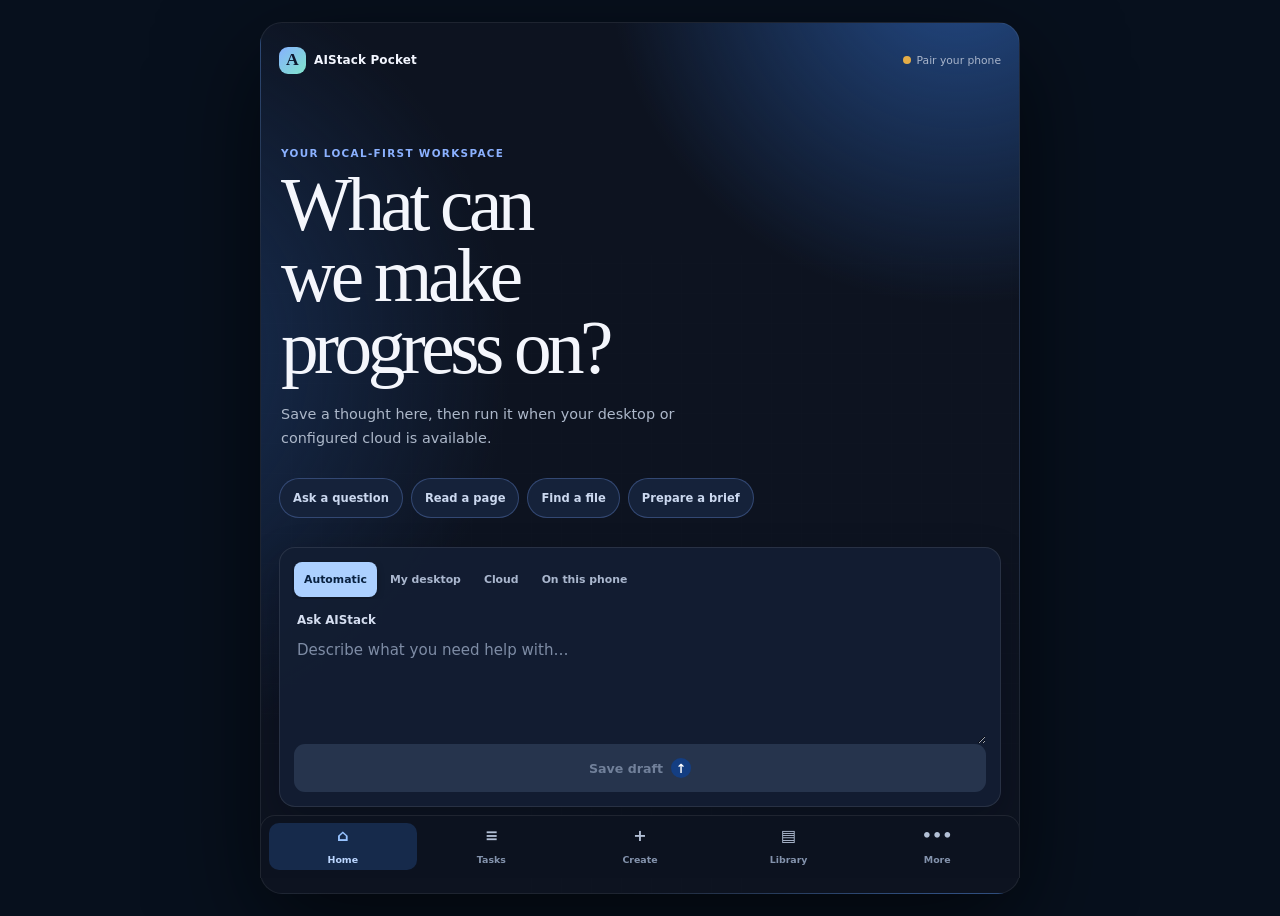
<file: index.html>
<!doctype html><html lang="en"><head><meta charset="UTF-8"/><meta name="viewport" content="width=device-width,initial-scale=1,viewport-fit=cover"/><meta name="theme-color" content="#152137"/><link rel="manifest" href="./pocket.webmanifest"/><title>AIStack Pocket</title>  <script type="module" crossorigin src="./assets/pocket-CtYJyMqk.js"></script>
  <link rel="stylesheet" crossorigin href="./assets/pocket-CWPuvGa6.css">
</head><body><div id="root"></div></body></html>
</file>
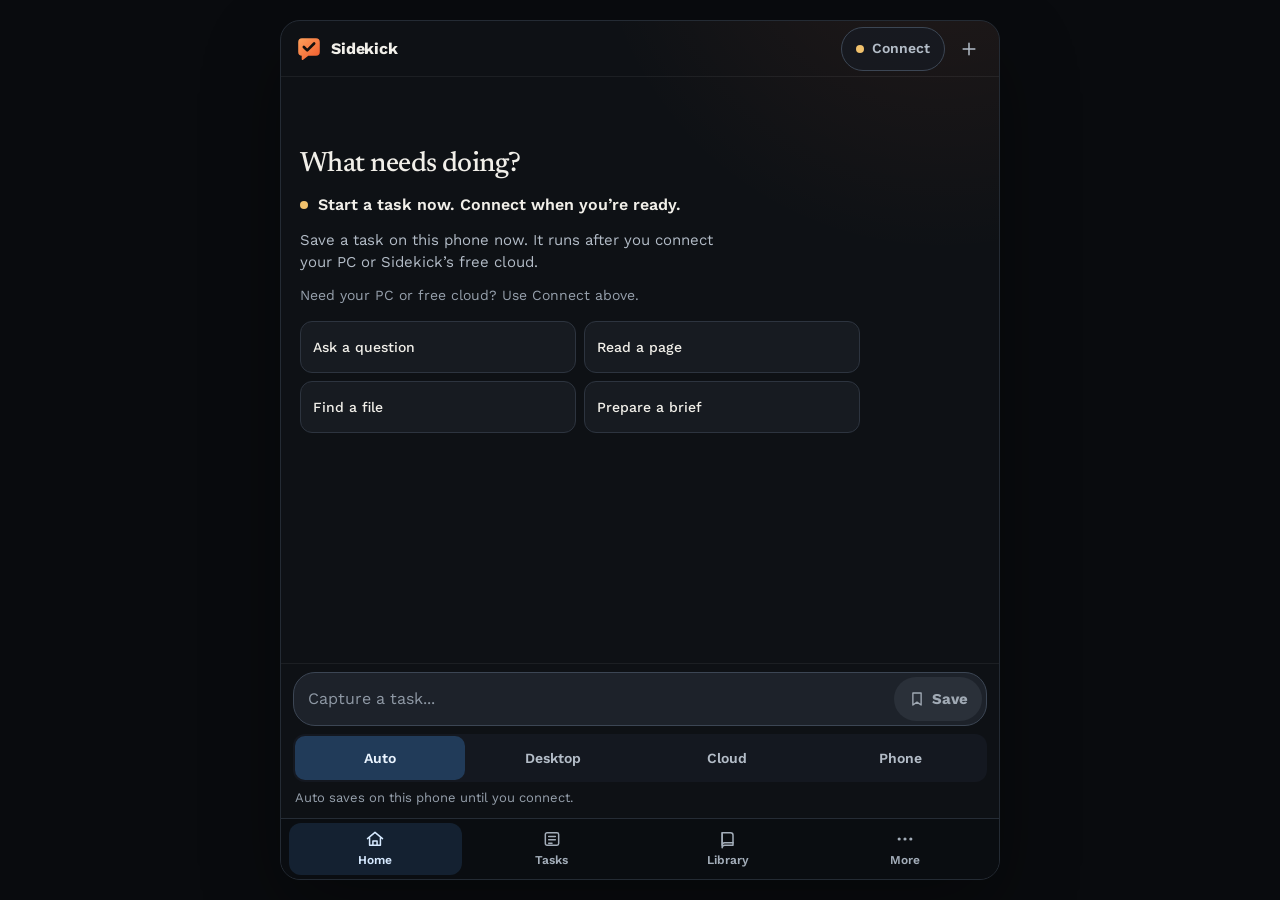
<file: pocket.html>
<!doctype html><html lang="en"><head><meta charset="UTF-8"/><meta name="viewport" content="width=device-width,initial-scale=1,viewport-fit=cover"/><meta name="theme-color" content="#0e1115"/><meta name="application-name" content="Sidekick"/><meta name="apple-mobile-web-app-title" content="Sidekick"/><link rel="manifest" href="./pocket.webmanifest"/><link rel="icon" type="image/svg+xml" href="./pocket-icon.svg"/><title>Sidekick</title>  <script type="module" crossorigin src="./assets/pocket-COn9DQWT.js"></script>
  <link rel="stylesheet" crossorigin href="./assets/pocket-LfOFOSbl.css">
</head><body><div id="root"></div></body></html>
</file>
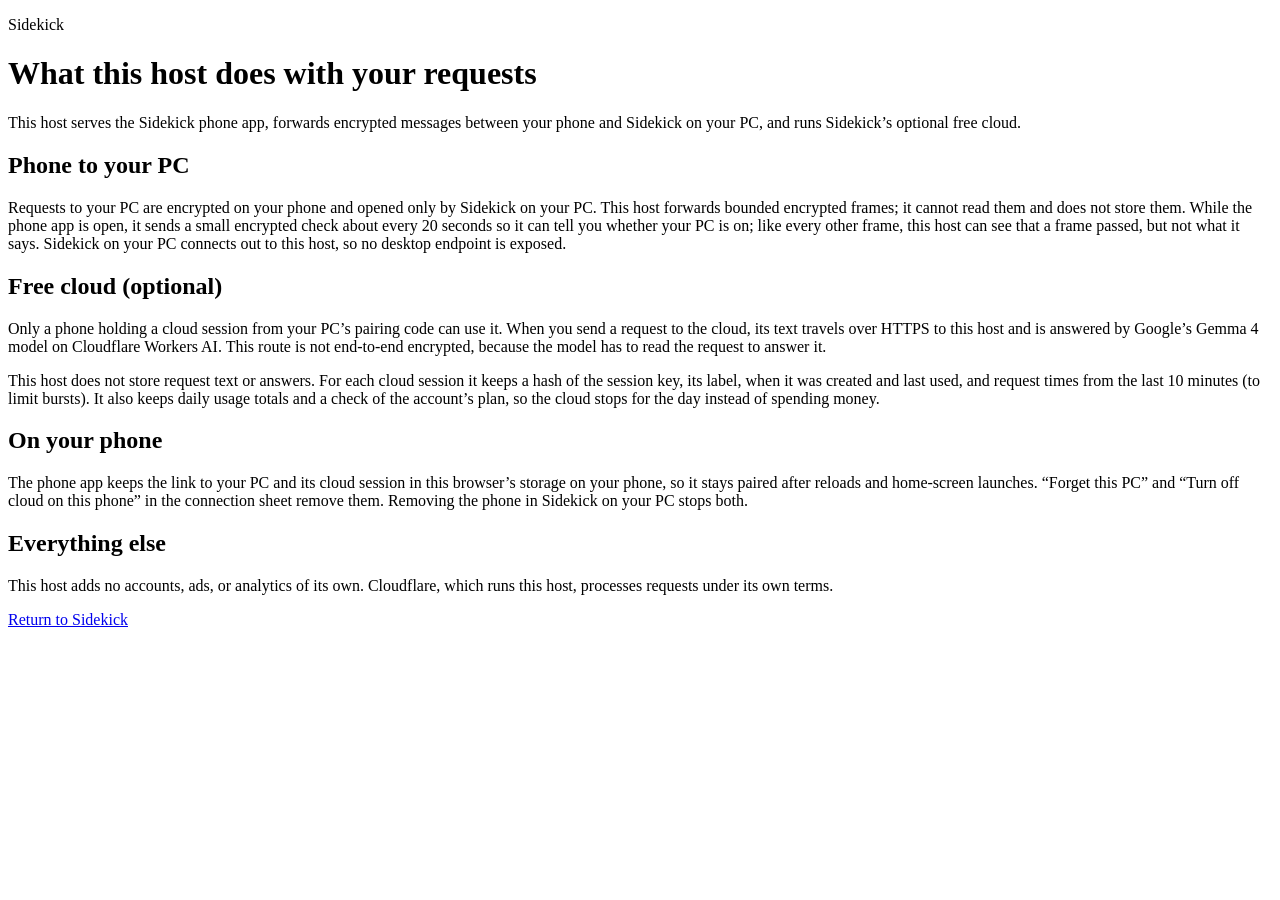
<file: privacy.html>
<!doctype html>
<html lang="en">
  <head>
    <meta charset="utf-8">
    <meta name="viewport" content="width=device-width, initial-scale=1, viewport-fit=cover">
    <meta name="theme-color" content="#0e1115">
    <title>Sidekick privacy</title>
  </head>
  <body>
    <main>
      <p>Sidekick</p>
      <h1>What this host does with your requests</h1>
      <p>This host serves the Sidekick phone app, forwards encrypted messages between your phone and Sidekick on your PC, and runs Sidekick&rsquo;s optional free cloud.</p>

      <h2>Phone to your PC</h2>
      <p>Requests to your PC are encrypted on your phone and opened only by Sidekick on your PC. This host forwards bounded encrypted frames; it cannot read them and does not store them. While the phone app is open, it sends a small encrypted check about every 20 seconds so it can tell you whether your PC is on; like every other frame, this host can see that a frame passed, but not what it says. Sidekick on your PC connects out to this host, so no desktop endpoint is exposed.</p>

      <h2>Free cloud (optional)</h2>
      <p>Only a phone holding a cloud session from your PC&rsquo;s pairing code can use it. When you send a request to the cloud, its text travels over HTTPS to this host and is answered by Google&rsquo;s Gemma 4 model on Cloudflare Workers AI. This route is not end-to-end encrypted, because the model has to read the request to answer it.</p>
      <p>This host does not store request text or answers. For each cloud session it keeps a hash of the session key, its label, when it was created and last used, and request times from the last 10 minutes (to limit bursts). It also keeps daily usage totals and a check of the account&rsquo;s plan, so the cloud stops for the day instead of spending money.</p>

      <h2>On your phone</h2>
      <p>The phone app keeps the link to your PC and its cloud session in this browser&rsquo;s storage on your phone, so it stays paired after reloads and home-screen launches. &ldquo;Forget this PC&rdquo; and &ldquo;Turn off cloud on this phone&rdquo; in the connection sheet remove them. Removing the phone in Sidekick on your PC stops both.</p>

      <h2>Everything else</h2>
      <p>This host adds no accounts, ads, or analytics of its own. Cloudflare, which runs this host, processes requests under its own terms.</p>
      <p><a href="/pocket.html">Return to Sidekick</a></p>
    </main>
  </body>
</html>
</file>
<file: assets/pocket-CWPuvGa6.css>
:root{color:#e8edf8;--lightningcss-light: ;--lightningcss-dark:initial;color-scheme:dark;font-synthesis:none;background:#0d1320;font-family:Segoe UI Variable,Aptos,system-ui,sans-serif}*{box-sizing:border-box}body{background:#0d1320;min-width:320px;min-height:100dvh;margin:0}button,textarea{font:inherit}button{cursor:pointer}button:focus-visible,textarea:focus-visible,a:focus-visible{outline-offset:3px;outline:3px solid #75a3ff}.pocket-skip{z-index:20;color:#07101f;background:#b7d4ff;border-radius:9px;padding:10px 12px;font-size:.8rem;font-weight:800;text-decoration:none;position:fixed;top:8px;left:8px;transform:translateY(-150%)}.pocket-skip:focus{transform:translateY(0)}.pocket-shell{isolation:isolate;max-width:760px;min-height:100dvh;padding:18px 18px calc(86px + env(safe-area-inset-bottom,0px));background:radial-gradient(circle at 92% -8%,#244c8a 0,#0000 30%),radial-gradient(circle at -20% 38%,#19325a 0,#0000 38%),#0d1320;margin:auto;position:relative;overflow-x:hidden}.pocket-shell:before{z-index:-1;opacity:.25;content:"";pointer-events:none;background-image:linear-gradient(#ffffff06 1px,#0000 1px),linear-gradient(90deg,#ffffff05 1px,#0000 1px);background-size:30px 30px;position:absolute;inset:0}.pocket-header{justify-content:space-between;align-items:center;gap:12px;min-height:38px;display:flex}.pocket-mark{color:#f3f6ff;letter-spacing:.01em;background:0 0;border:0;align-items:center;gap:8px;padding:0;font-size:.75rem;font-weight:720;display:inline-flex}.pocket-mark span{color:#0d1830;background:linear-gradient(135deg,#87b1ff,#80e4cb);border-radius:9px;place-items:center;width:27px;height:27px;font:800 1.1rem/1 Georgia,serif;display:grid}.pocket-connection{color:#a9b5cb;align-items:center;gap:6px;font-size:.67rem;display:inline-flex}.pocket-connection i,.mini-status{background:#e4ad47;border-radius:50%;flex:none;width:8px;height:8px;display:inline-block}.pocket-connection.is-ready i,.mini-status.checked{background:#5ed3ae;box-shadow:0 0 0 4px #5ed3ae16}.mini-status.failed,.mini-status.unavailable{background:#ed746b}.mini-status.needs_confirmation,.mini-status.draft{background:#e4ad47}.pocket-hero{max-width:590px;padding:68px 2px 27px}.pocket-kicker{color:#8bb1ff;letter-spacing:.13em;text-transform:uppercase;margin:0 0 10px;font-size:.65rem;font-weight:780}.pocket-hero h1,.pocket-page h1{color:#f4f6fc;letter-spacing:-.06em;text-wrap:balance;max-width:12ch;margin:0;font-family:Georgia,Iowan Old Style,serif;font-size:clamp(2.7rem,12vw,4.7rem);font-weight:500;line-height:.95}.pocket-hero p:last-child,.pocket-copy{color:#adb8ca;max-width:48ch;margin:20px 0 0;font-size:.9rem;line-height:1.65}.pocket-chip-row{scrollbar-width:none;gap:8px;margin:0 -18px 25px;padding:0 18px 4px;display:flex;overflow-x:auto}.pocket-chip-row::-webkit-scrollbar{display:none}.pocket-chip-row button{color:#cbd8ef;touch-action:manipulation;background:#15223a;border:1px solid #7ea7ff4a;border-radius:999px;flex:none;min-height:40px;padding:0 13px;font-size:.72rem;font-weight:680}.pocket-chip-row button:hover{background:#1a3156;border-color:#9fc1ff}.pocket-composer,.pocket-result,.pocket-list button,.mode-note,.pocket-note{background:#131e33e8;border:1px solid #ffffff18;border-radius:16px;box-shadow:0 14px 36px #02061145}.pocket-composer{padding:14px}.destination-picker{scrollbar-width:none;gap:3px;margin:-2px -2px 14px;padding:2px;display:flex;overflow-x:auto}.destination-picker::-webkit-scrollbar{display:none}.destination-picker button{color:#aab7ce;touch-action:manipulation;background:0 0;border:0;border-radius:8px;flex:none;min-height:35px;padding:0 10px;font-size:.68rem;font-weight:730}.destination-picker button.selected{color:#08203f;background:#acd0ff;box-shadow:0 2px 7px #0004}.pocket-composer label{color:#d5def0;margin:0 3px 8px;font-size:.74rem;font-weight:720;display:block}.pocket-composer textarea{resize:vertical;color:#f0f4ff;background:0 0;border:0;outline:0;width:100%;min-height:106px;padding:4px 3px 12px;font-size:.94rem;line-height:1.55;display:block}.pocket-composer textarea::placeholder{color:#7e8ca5}.pocket-run{color:#071729;touch-action:manipulation;background:linear-gradient(135deg,#9fc3ff,#71a5f6);border:0;border-radius:11px;justify-content:center;align-items:center;gap:8px;width:100%;min-height:48px;font-size:.79rem;font-weight:820;display:flex}.pocket-run:disabled{color:#71809a;background:#26344d}.pocket-run span{color:#fff;background:#143e82;border-radius:50%;place-items:center;width:20px;height:20px;display:grid}.pocket-result{margin-top:16px;padding:16px}.pocket-result>div{align-items:center;gap:8px;display:flex}.pocket-result strong{color:#eef3ff;font-size:.76rem}.pocket-result small{color:#8795ae;margin-left:auto;font-size:.66rem}.pocket-result code{color:#a9c9ff;background:#1a2b49;border-radius:6px;margin-top:12px;padding:3px 6px;font-size:.68rem;display:inline-block}.pocket-result p{color:#dce5f3;white-space:pre-wrap;max-height:17rem;margin:12px 0 0;font-family:Georgia,Iowan Old Style,serif;font-size:1.06rem;line-height:1.48;overflow:auto}.pocket-result ul{color:#9eafd0;overflow-wrap:anywhere;margin:13px 0 0;padding-left:19px;font-size:.72rem}.pocket-notice{color:#f5d98d;background:#3b301a66;border:1px solid #ecc66959;border-radius:12px;margin:13px 0 0;padding:11px 12px;font-size:.75rem;line-height:1.5}.pocket-page{padding:50px 1px 20px}.pocket-page h1{max-width:none;font-size:clamp(2.5rem,10vw,3.9rem)}.pocket-page h2{color:#dce6fa;letter-spacing:.06em;text-transform:uppercase;margin:33px 0 12px;font-size:.78rem}.pocket-list{gap:8px;display:grid}.pocket-list button{color:#dce6fa;text-align:left;align-items:center;gap:11px;min-width:0;padding:13px;display:flex}.pocket-list button:hover{background:#172842;border-color:#85adf766}.pocket-list button>span:nth-child(2){flex:1;gap:4px;min-width:0;display:grid}.pocket-list strong{color:#e8efff;text-overflow:ellipsis;white-space:nowrap;font-size:.78rem;overflow:hidden}.pocket-list small{color:#8f9ebb;text-overflow:ellipsis;white-space:nowrap;font-size:.66rem;overflow:hidden}.pocket-list b{color:#8db6ff}.pocket-empty{color:#97a6bf;background:#131e3366;border:1px dashed #ffffff26;border-radius:12px;padding:14px;font-size:.75rem}.pocket-files{gap:7px;margin:0;padding:0;list-style:none;display:grid}.pocket-files li{overflow-wrap:anywhere;color:#bdcff0;background:#17243b;border-left:3px solid #82acfb;padding:7px 9px;font-family:ui-monospace,Consolas,monospace;font-size:.72rem}.pocket-note{margin-top:28px;padding:15px}.pocket-note strong,.mode-note strong{color:#e3ecfc;font-size:.8rem}.pocket-note p,.mode-note p{color:#9fafc8;margin:7px 0 0;font-size:.75rem;line-height:1.55}.mode-note{margin-top:10px;padding:15px}.pocket-nav{z-index:8;max-width:760px;padding:7px 8px max(8px, env(safe-area-inset-bottom,0px));-webkit-backdrop-filter:blur(18px);backdrop-filter:blur(18px);background:#0d1320f5;border-top:1px solid #ffffff14;grid-template-columns:repeat(5,minmax(0,1fr));gap:1px;margin:auto;display:grid;position:fixed;bottom:0;left:0;right:0}.pocket-nav button{color:#8493ad;touch-action:manipulation;background:0 0;border:0;border-radius:10px;place-items:center;gap:3px;min-height:47px;font-size:.59rem;font-weight:720;display:grid}.pocket-nav button span{color:#b3c0d6;font-size:1rem;line-height:1}.pocket-nav button.active{color:#bcd6ff;background:#27539c5c}.pocket-nav button.active span{color:#98c3ff}@media (width>=761px){body{background:#07101d;padding:22px}.pocket-shell{border:1px solid #ffffff12;border-radius:22px;min-height:calc(100dvh - 44px);box-shadow:0 30px 100px #0009}.pocket-nav{border:1px solid #ffffff14;border-bottom:0;border-radius:15px 15px 0 0;bottom:22px}}@media (prefers-reduced-motion:reduce){*,:before,:after{scroll-behavior:auto!important;transition-duration:.01ms!important;animation-duration:.01ms!important}}
</file>
<file: assets/pocket-LfOFOSbl.css>
@font-face{font-family:Newsreader Variable;font-style:normal;font-display:swap;font-weight:200 800;src:url(./newsreader-vietnamese-wght-normal-Czsa-EzN.woff2)format("woff2-variations");unicode-range:U+102-103,U+110-111,U+128-129,U+168-169,U+1A0-1A1,U+1AF-1B0,U+300-301,U+303-304,U+308-309,U+323,U+329,U+1EA0-1EF9,U+20AB}@font-face{font-family:Newsreader Variable;font-style:normal;font-display:swap;font-weight:200 800;src:url(./newsreader-latin-ext-wght-normal-C-3rgBeH.woff2)format("woff2-variations");unicode-range:U+100-2BA,U+2BD-2C5,U+2C7-2CC,U+2CE-2D7,U+2DD-2FF,U+304,U+308,U+329,U+1D00-1DBF,U+1E00-1E9F,U+1EF2-1EFF,U+2020,U+20A0-20AB,U+20AD-20C0,U+2113,U+2C60-2C7F,U+A720-A7FF}@font-face{font-family:Newsreader Variable;font-style:normal;font-display:swap;font-weight:200 800;src:url(./newsreader-latin-wght-normal-CCVVNp6i.woff2)format("woff2-variations");unicode-range:U+??,U+131,U+152-153,U+2BB-2BC,U+2C6,U+2DA,U+2DC,U+304,U+308,U+329,U+2000-206F,U+20AC,U+2122,U+2191,U+2193,U+2212,U+2215,U+FEFF,U+FFFD}@font-face{font-family:Work Sans Variable;font-style:normal;font-display:swap;font-weight:100 900;src:url(./work-sans-vietnamese-wght-normal-BKsN3ITN.woff2)format("woff2-variations");unicode-range:U+102-103,U+110-111,U+128-129,U+168-169,U+1A0-1A1,U+1AF-1B0,U+300-301,U+303-304,U+308-309,U+323,U+329,U+1EA0-1EF9,U+20AB}@font-face{font-family:Work Sans Variable;font-style:normal;font-display:swap;font-weight:100 900;src:url(./work-sans-latin-ext-wght-normal-B5dZ8C4S.woff2)format("woff2-variations");unicode-range:U+100-2BA,U+2BD-2C5,U+2C7-2CC,U+2CE-2D7,U+2DD-2FF,U+304,U+308,U+329,U+1D00-1DBF,U+1E00-1E9F,U+1EF2-1EFF,U+2020,U+20A0-20AB,U+20AD-20C0,U+2113,U+2C60-2C7F,U+A720-A7FF}@font-face{font-family:Work Sans Variable;font-style:normal;font-display:swap;font-weight:100 900;src:url(./work-sans-latin-wght-normal-Bl-S9Xys.woff2)format("woff2-variations");unicode-range:U+??,U+131,U+152-153,U+2BB-2BC,U+2C6,U+2DA,U+2DC,U+304,U+308,U+329,U+2000-206F,U+20AC,U+2122,U+2191,U+2193,U+2212,U+2215,U+FEFF,U+FFFD}:root{--p-bg:#0e1115;--p-rail:#090b0e;--p-surface:#171b21;--p-surface-2:#1d222a;--p-border:#2d343f;--p-border-strong:#3c4654;--p-text:#f1efe9;--p-muted:#b3bcc7;--p-faint:#97a1ad;--p-accent:#ff8f5c;--p-accent-strong:#ffa877;--p-green:#68cd9a;--p-amber:#f1c16c;--p-red:#f07b78;color:var(--p-text);background:var(--p-bg);--lightningcss-light: ;--lightningcss-dark:initial;color-scheme:dark;font-synthesis:none;-webkit-text-size-adjust:100%;-moz-text-size-adjust:100%;text-size-adjust:100%;font-family:Work Sans Variable,Segoe UI Variable,system-ui,sans-serif;font-size:16px;line-height:1.5}*{box-sizing:border-box}html,body,#root{height:100%}body{background:var(--p-rail);min-width:320px;margin:0;overflow:hidden}button,textarea,input{font:inherit;color:inherit}button{cursor:pointer;touch-action:manipulation;-webkit-tap-highlight-color:transparent}button:disabled{cursor:not-allowed}:focus-visible{outline:2px solid var(--p-accent);outline-offset:2px}.sr-only{clip:rect(0 0 0 0);white-space:nowrap;border:0;width:1px;height:1px;margin:-1px;padding:0;position:absolute;overflow:hidden}.pocket-skip{z-index:45;color:#16110e;background:#e6f2ff;border-radius:10px;align-items:center;min-height:44px;padding:0 14px;font-size:14px;font-weight:700;text-decoration:none;transition:top .16s;display:inline-flex;position:fixed;top:-5rem;left:12px}.pocket-skip:focus{top:12px}.pocket-icon{flex:none;width:20px;height:20px}.pocket-shell{background:radial-gradient(circle at 92% -14%, #ff7a4517, transparent 22rem), var(--p-bg);grid-template-rows:auto minmax(0,1fr) auto auto;grid-template-columns:minmax(0,1fr);width:100%;max-width:720px;height:100dvh;margin:0 auto;display:grid;overflow:hidden}.pocket-header{min-height:56px;padding:env(safe-area-inset-top,0px) 8px 0 6px;border-bottom:1px solid #ffffff0f;justify-content:space-between;align-items:center;gap:8px;display:flex}.pocket-mark{letter-spacing:-.01em;background:0 0;border:0;border-radius:10px;align-items:center;gap:8px;min-width:0;min-height:44px;padding:0 8px;display:inline-flex;overflow:hidden}.pocket-mark-symbol{color:#eef6ff;background:0 0;border-radius:8px;place-items:center;width:28px;height:28px;display:grid}.pocket-mark-symbol .brand-mark{width:28px;height:28px}.pocket-mark b{font-size:16px;font-weight:700}.pocket-mark small{color:var(--p-faint);letter-spacing:.06em;text-transform:uppercase;font-size:12px;font-weight:600}.pocket-header-actions{flex:none;align-items:center;gap:2px;display:flex}@media (width<=359px){.pocket-mark small{display:none}.pocket-route-chip{padding:0 12px}}.pocket-route-chip{border:1px solid var(--p-border-strong);min-height:44px;color:var(--p-muted);white-space:nowrap;background:#171b21d9;border-radius:999px;align-items:center;gap:8px;padding:0 14px;font-size:14px;font-weight:600;display:inline-flex}.pocket-route-chip strong{color:inherit;font-weight:600}.pocket-route-chip.is-ready{color:#dcf3e6;border-color:#68cd9a61}.route-dot,.mini-status{background:var(--p-amber);border-radius:50%;flex:none;width:8px;height:8px}.is-ready .route-dot,.mini-status.checked{background:var(--p-green);box-shadow:0 0 0 3px #68cd9a24}.mini-status.failed,.mini-status.unavailable{background:var(--p-red)}.mini-status.needs_confirmation,.mini-status.draft{background:var(--p-amber)}.pocket-icon-button{width:44px;height:44px;color:var(--p-muted);background:0 0;border:0;border-radius:12px;place-items:center;display:grid}.pocket-icon-button:hover{color:var(--p-text);background:#1b2129}.pocket-scroll{overscroll-behavior:contain;min-height:0;padding:16px 16px 24px;position:relative;overflow-y:auto}.pocket-thread{gap:24px;max-width:680px;margin:0 auto;display:grid}.pocket-empty-state{gap:12px;max-width:560px;padding:clamp(8px,6vh,56px) 0 4px;display:grid}.pocket-notice+.pocket-empty-state{padding-top:0}.pocket-empty-state h1,.pocket-page h1{color:var(--p-text);letter-spacing:-.02em;margin:0;font-family:Newsreader Variable,Georgia,serif;font-size:28px;font-weight:500;line-height:34px}.pocket-lede{color:var(--p-text);align-items:center;gap:10px;margin:0;font-size:16px;font-weight:600;display:flex}.pocket-copy{max-width:46ch;color:var(--p-muted);margin:0;font-size:15px;line-height:22px}.pocket-connect-note{color:var(--p-faint);margin:0;font-size:14px;line-height:20px}.pocket-suggestions{grid-template-columns:repeat(2,minmax(0,1fr));gap:8px;margin-top:4px;display:grid}.pocket-suggestions button{border:1px solid var(--p-border);min-height:52px;color:var(--p-text);background:var(--p-surface);text-align:left;border-radius:12px;padding:8px 12px;font-size:14px;font-weight:500;line-height:20px;transition:border-color .16s,background-color .16s}.pocket-suggestions button:hover{background:#1a212a;border-color:#4f76a0}.pocket-recent{gap:8px;margin-top:12px;display:grid}.pocket-recent h2,.pocket-page h2{color:var(--p-muted);letter-spacing:.06em;text-transform:uppercase;margin:12px 0 0;font-size:13px;font-weight:700}.pocket-turn-group{gap:12px;display:grid}.pocket-user-turn{justify-content:flex-end;display:flex}.pocket-user-turn p{color:#f5f5f7;white-space:pre-wrap;overflow-wrap:anywhere;background:#262c35;border-radius:18px 18px 4px;max-width:min(86%,560px);margin:0;padding:10px 14px;font-size:16px;line-height:24px}.pocket-agent-turn{gap:10px;min-width:0;display:grid}.pocket-agent-turn header{flex-wrap:wrap;align-items:center;gap:8px;min-height:28px;display:flex}.pocket-avatar{color:#fff;background:0 0;border-radius:50%;place-items:center;width:28px;height:28px;display:grid}.pocket-avatar .brand-mark{width:26px;height:26px}.pocket-avatar.is-working{animation:1.8s ease-in-out infinite pocket-pulse}.pocket-agent-turn header strong{color:var(--p-text);font-size:15px;font-weight:700}.pocket-agent-turn header small{color:var(--p-muted);font-size:14px}.pocket-meta{color:var(--p-faint);align-items:center;gap:8px;margin-left:auto;font-size:13px;display:inline-flex}.pocket-meta .pocket-where{border:1px solid var(--p-border);color:#c3d6ea;background:#13171c;border-radius:999px;padding:1px 8px;font-size:12px;line-height:18px}.pocket-steps{gap:2px;margin:0;padding:0;list-style:none;display:grid}.pocket-steps li{color:var(--p-muted);overflow-wrap:anywhere;align-items:flex-start;gap:10px;padding:6px 0;font-size:14px;line-height:20px;display:flex;position:relative}.pocket-steps li:before{content:"";border:1.5px solid #5d6876;border-radius:50%;flex:none;width:16px;height:16px;margin-top:2px}.pocket-steps li.is-done:before{background:#68cd9a29;border-color:#68cd9aa6}.pocket-steps li.is-done:after{content:"";border:solid var(--p-green);border-width:0 1.8px 1.8px 0;width:4px;height:7px;position:absolute;top:11px;left:6px;transform:rotate(45deg)}.pocket-steps li.is-current{color:var(--p-text)}.pocket-steps li.is-current:before{border-color:var(--p-accent);border-top-color:#0000;animation:.9s linear infinite pocket-spin}.pocket-steps-summary{border:1px solid var(--p-border);background:#171b2199;border-radius:12px;padding:0 12px}.pocket-steps-summary summary{min-height:44px;color:var(--p-muted);cursor:pointer;align-items:center;font-size:14px;display:flex}.pocket-steps-summary .pocket-steps{padding-bottom:8px}.pocket-answer{color:#ebebee;overflow-wrap:anywhere;font-size:16px;line-height:26px}.pocket-answer p{margin:0 0 .7em}.pocket-answer p:last-child{margin-bottom:0}.pocket-answer h1,.pocket-answer h2,.pocket-answer h3{margin:1em 0 .4em;font-size:17px;line-height:24px}.pocket-answer ul,.pocket-answer ol{margin:.6em 0;padding-left:1.4em}.pocket-answer li{margin:.3em 0}.pocket-answer blockquote{color:var(--p-muted);border-left:3px solid #3d4756;margin:.8em 0;padding-left:12px}.pocket-answer pre{background:#141923;border-radius:10px;padding:12px;font-size:13px;line-height:20px;overflow-x:auto}.pocket-answer code{background:#2b3039;border-radius:4px;padding:.1em .3em;font-size:.9em}.pocket-answer pre code{background:0 0;padding:0}.pocket-source{color:var(--p-muted);overflow-wrap:anywhere;flex-wrap:wrap;gap:6px;margin:10px 0 0;font-size:12px;line-height:18px;display:flex}.pocket-source span{color:#c9ccd3;font-weight:600}.pocket-answer a{color:#93c1ff;text-underline-offset:2px;text-decoration:underline}.pocket-answer table{border-collapse:collapse;font-size:14px;display:block;overflow-x:auto}.pocket-answer td,.pocket-answer th{border:1px solid #4a5260;padding:6px 8px}.pocket-result.failed .pocket-answer,.pocket-result.unavailable .pocket-answer,.pocket-result.needs_confirmation .pocket-answer{border-left:3px solid var(--p-red);padding-left:12px}.pocket-result.needs_confirmation .pocket-answer{border-left-color:var(--p-amber)}.pocket-turn-files{gap:6px;margin:0;padding:0;list-style:none;display:grid}.pocket-turn-files li{color:#b4e6c8;overflow-wrap:anywhere;background:#2f7e521f;border:1px solid #68cd9a47;border-radius:8px;padding:8px 10px;font:13px/18px ui-monospace,SFMono-Regular,Consolas,monospace}.pocket-evidence-details{border-top:1px solid #ffffff14}.pocket-evidence-details summary{min-height:44px;color:var(--p-faint);cursor:pointer;align-items:center;font-size:14px;display:flex}.pocket-evidence-details pre{color:#c6c8d0;white-space:pre-wrap;background:#15181d;border-radius:10px;max-height:260px;margin:0 0 8px;padding:12px;font:12px/1.55 ui-monospace,SFMono-Regular,Consolas,monospace;overflow:auto}.pocket-system-turn{background:#734f1a29;border:1px solid #f1c16c52;border-radius:14px;gap:10px;padding:12px 14px;display:grid}.pocket-system-turn p{color:#f2dcb2;margin:0;font-size:15px;line-height:22px}.pocket-system-turn button{color:#fbe7c2;background:#734f1a4d;border:1px solid #f1c16c80;border-radius:12px;justify-self:start;min-height:44px;padding:0 14px;font-size:15px;font-weight:600}.pocket-draft-turn{gap:6px}.pocket-notice{color:#d3e6fb;background:#3f76b129;border-radius:12px;margin:0;padding:10px 14px;font-size:14px;line-height:20px}.pocket-composer{background:var(--p-bg);border-top:1px solid #ffffff0f;grid-template-columns:minmax(0,1fr);gap:8px;min-width:0;padding:8px 12px 10px;display:grid}.pocket-input-row{border:1px solid var(--p-border-strong);background:var(--p-surface-2);border-radius:22px;align-items:flex-end;gap:8px;min-width:0;padding:4px 4px 4px 14px;transition:border-color .16s,box-shadow .16s;display:flex}.pocket-input-row:focus-within{border-color:#5d8fc4;box-shadow:0 0 0 3px #ff8f5c2e}.pocket-input-row textarea{resize:none;width:0;min-width:0;min-height:44px;max-height:144px;color:var(--p-text);background:0 0;border:0;outline:none;flex:auto;padding:10px 0;font-size:16px;line-height:24px}.pocket-input-row textarea::placeholder{color:#8f99a5}.pocket-run{color:#16110e;background:var(--p-accent-strong);border:0;border-radius:999px;flex:none;justify-content:center;align-items:center;gap:6px;min-width:76px;height:44px;padding:0 14px;font-size:15px;font-weight:700;transition:background-color .16s;display:inline-flex}.pocket-run .pocket-icon{width:18px;height:18px}.pocket-run:hover:not(:disabled){background:#b4d9ff}.pocket-run.is-save{color:#261a04;background:var(--p-amber)}.pocket-run.is-save:hover:not(:disabled){background:#f6d494}.pocket-run:disabled{color:#a0a9b4;background:#2a3039}.destination-picker{background:#141820;border-radius:12px;grid-template-columns:repeat(4,minmax(0,1fr));gap:4px;padding:2px;display:grid}.destination-picker button{min-height:44px;color:var(--p-muted);background:0 0;border:0;border-radius:10px;font-size:14px;font-weight:600}.destination-picker button:hover{color:var(--p-text)}.destination-picker button.selected{color:#eaf4ff;background:#213b59}.destination-hint{min-height:20px;color:var(--p-faint);margin:-2px 2px 0;font-size:13px;line-height:20px}.pocket-nav{padding:4px 8px calc(4px + env(safe-area-inset-bottom,0px));background:#0b0d11f7;border-top:1px solid #252c35;grid-template-columns:repeat(4,minmax(0,1fr));gap:4px;display:grid}.pocket-nav>button{color:#a3adb9;background:0 0;border:0;border-radius:12px;align-content:center;place-items:center;gap:2px;min-height:52px;font-size:12px;font-weight:600;display:grid}.pocket-nav>button.active{color:#d6e9ff;background:#3f76b133}.pocket-page{gap:12px;max-width:680px;margin:0 auto;padding:8px 0 16px;display:grid}.pocket-list{gap:8px;display:grid}.pocket-list button{border:1px solid var(--p-border);min-width:0;min-height:60px;color:var(--p-text);background:var(--p-surface);text-align:left;border-radius:14px;align-items:center;gap:12px;padding:10px 14px;transition:border-color .16s,background-color .16s;display:flex}.pocket-list button:hover{background:#19212a;border-color:#4b6f96}.pocket-list button>span:nth-child(2){flex:1;gap:2px;min-width:0;display:grid}.pocket-list strong,.pocket-list small{text-overflow:ellipsis;white-space:nowrap;overflow:hidden}.pocket-list strong{font-size:15px;font-weight:600}.pocket-list small{color:var(--p-faint);font-size:13px}.pocket-list b{color:#9fcfff;font-size:14px;font-weight:600}.pocket-empty{color:var(--p-muted);border:1px dashed #3a4552;border-radius:14px;padding:14px;font-size:15px;line-height:22px}.pocket-files{gap:8px;margin:0;padding:0;list-style:none;display:grid}.pocket-files li{color:#b4e6c8;overflow-wrap:anywhere;background:#2f7e521f;border:1px solid #68cd9a40;border-radius:10px;padding:10px 12px;font:13px/18px ui-monospace,SFMono-Regular,Consolas,monospace}.pocket-note,.mode-note{border:1px solid var(--p-border);background:var(--p-surface);border-radius:14px;padding:14px}.pocket-note strong,.mode-note strong{font-size:15px;font-weight:600}.pocket-note p,.mode-note p{color:var(--p-muted);margin:6px 0 0;font-size:14px;line-height:21px}.pocket-wide-action{color:#ddecff;background:#1b3046;border:1px solid #5b93c9;border-radius:12px;width:100%;min-height:48px;font-size:15px;font-weight:600}.pocket-kicker{color:#8fc3f8;letter-spacing:.08em;text-transform:uppercase;margin:0 0 6px;font-size:12px;font-weight:700}.sheet-layer{z-index:30;align-items:end;display:grid;position:fixed;inset:0}.sheet-scrim{background:#010407b8;border:0;width:100%;position:absolute;inset:0}.connection-sheet{overscroll-behavior:contain;width:100%;max-width:720px;max-height:min(88dvh,720px);padding:20px 18px calc(18px + env(safe-area-inset-bottom,0px));color:var(--p-text);background:#171c22;border:1px solid #384553;border-radius:20px 20px 0 0;margin:0 auto;position:relative;overflow-y:auto;box-shadow:0 -1.2rem 3.5rem #0006}.connection-sheet:before{content:"";background:#657181;border-radius:99px;width:36px;height:4px;margin:-6px auto 16px;display:block}.connection-sheet h2{letter-spacing:-.02em;margin:0;font-family:Newsreader Variable,Georgia,serif;font-size:24px;font-weight:500;line-height:30px}.sheet-copy{color:var(--p-muted);margin:10px 0 14px;font-size:15px;line-height:22px}.sheet-choice{width:100%;min-height:64px;color:var(--p-text);text-align:left;background:#202731;border:1px solid #394452;border-radius:14px;grid-template-columns:32px 1fr;margin-top:8px;padding:12px 14px;display:grid}.sheet-choice:hover{background:#25313d;border-color:#5f8fbd}.sheet-choice span{color:#91c5fb;grid-row:span 2;font:16px Newsreader Variable,Georgia,serif}.sheet-choice strong{font-size:16px;font-weight:600}.sheet-choice small{color:var(--p-muted);margin-top:2px;font-size:14px;line-height:20px}.sheet-close{color:#d7e8fb;background:0 0;border:1px solid #475463;border-radius:12px;width:100%;min-height:48px;margin-top:12px;font-size:15px;font-weight:600}.sheet-close.primary{color:#16110e;background:var(--p-accent-strong);border-color:#ffb48a}.sheet-back{color:#98c9fc;background:0 0;border:0;min-height:44px;margin:-4px 0 4px;padding:0 4px;font-size:15px;font-weight:600}.connection-sheet ol{color:var(--p-muted);gap:10px;margin:14px 0;padding-left:22px;font-size:15px;line-height:22px;display:grid}.connection-sheet li::marker{color:#8ec4fa;font-weight:700}.sheet-field{color:#cce3fb;gap:6px;margin-top:12px;font-size:14px;font-weight:600;display:grid}.sheet-field input{color:#edf5ff;background:#0f1318;border:1px solid #3c4958;border-radius:10px;width:100%;min-height:48px;padding:10px 12px;font:14px/1.4 ui-monospace,SFMono-Regular,Consolas,monospace}.sheet-field input::placeholder{color:#8f99a5}.sheet-hint,.sheet-error,.sheet-session p{color:var(--p-muted);margin:8px 0 0;font-size:14px;line-height:20px}.sheet-error{border-left:3px solid var(--p-amber);color:#f2d69f;padding-left:10px;font-weight:600}.sheet-session{background:#202731;border:1px solid #394553;border-radius:12px;margin-top:12px;padding:12px}.sheet-session strong{color:#a8d0fb;overflow-wrap:anywhere;font-size:15px}@keyframes pocket-pulse{50%{opacity:.55;box-shadow:0 0 0 4px #ff8f5c24}}@keyframes pocket-spin{to{transform:rotate(360deg)}}@media (width>=721px){body{padding:20px}.pocket-shell{border:1px solid #242b34;border-radius:20px;height:calc(100dvh - 40px);box-shadow:0 1.8rem 5rem #00000052}}@media (prefers-reduced-motion:reduce){*,:before,:after{scroll-behavior:auto!important;transition-duration:.01ms!important;animation-duration:.01ms!important;animation-iteration-count:1!important}}.pocket-queued{gap:4px}.pocket-queued .pocket-user-turn p{color:#d6dde8;background:0 0;border:1px dashed #aabad26b}.pocket-queued-status{color:#9aa6b7;justify-content:flex-end;align-items:center;gap:4px;font-size:13px;line-height:18px;display:flex}.pocket-queued-status button{color:#c9d6e8;text-underline-offset:3px;background:0 0;border:0;border-radius:10px;min-width:44px;min-height:44px;padding:0 10px;font-size:14px;font-weight:600;text-decoration:underline}.pocket-queued-status button:focus-visible{outline-offset:2px;outline:2px solid #7fb2ff}
</file>
